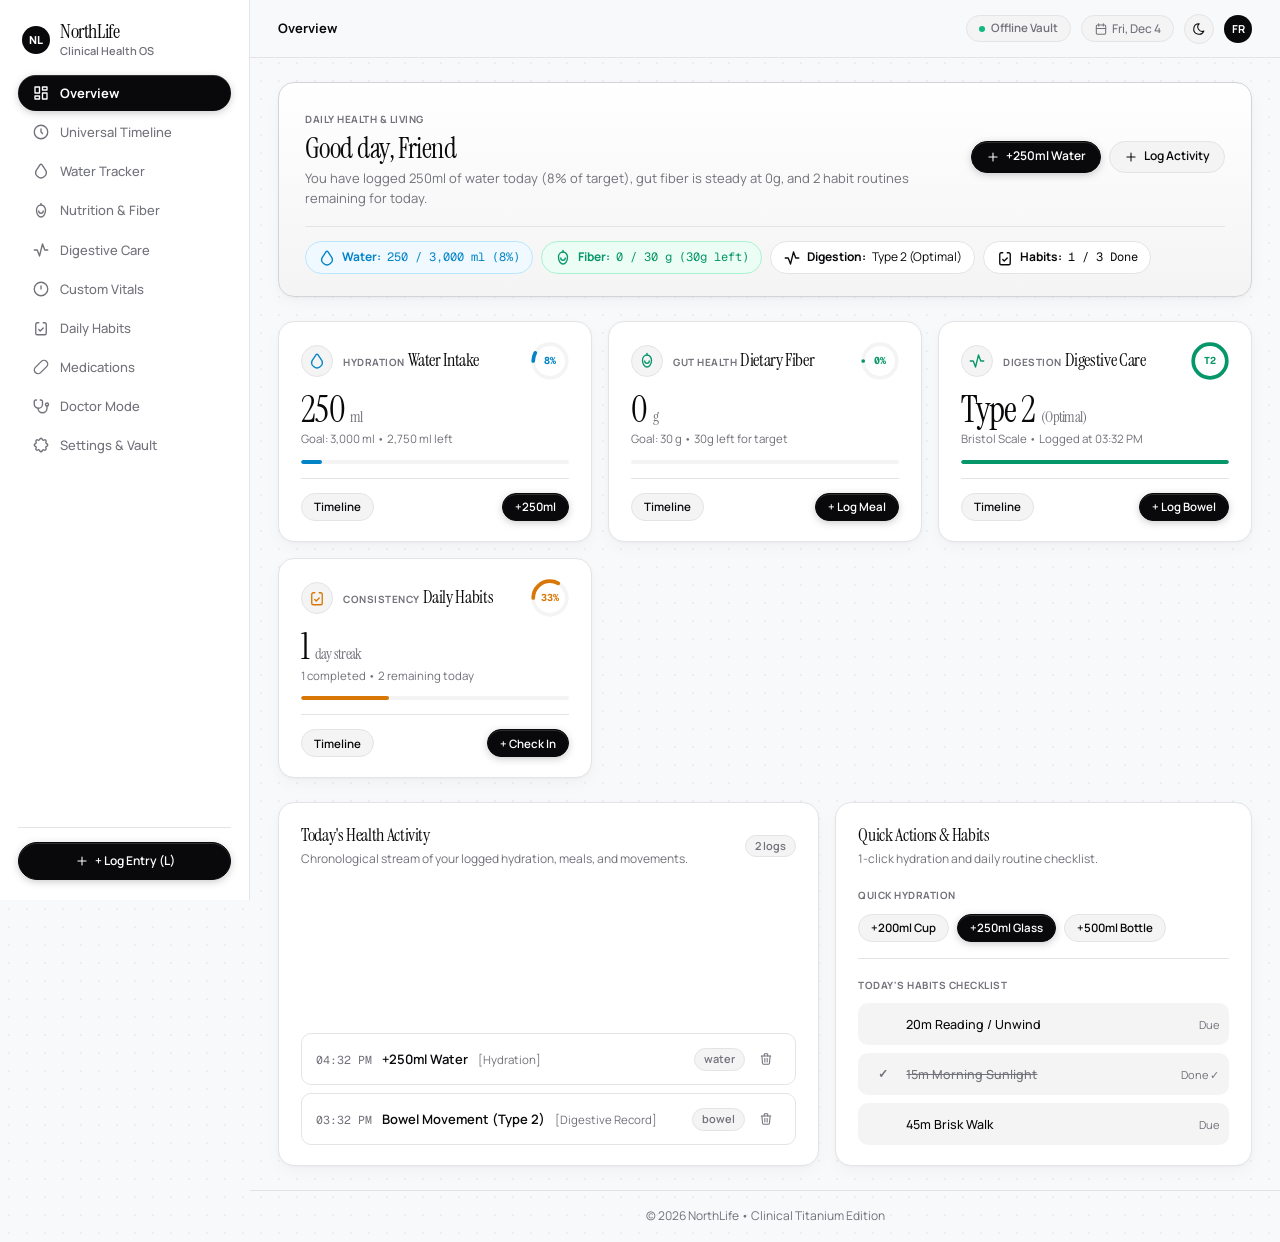
<file: index.html>
<!DOCTYPE html>
<html lang="en" data-theme="light">
<head>
  <meta charset="utf-8"/>
  <meta name="viewport" content="width=device-width, initial-scale=1.0"/>
  <meta name="description" content="NorthLife — Clinical Titanium Personal Health Operating System."/>
  <title>NorthLife — Clinical Health OS</title>

  <!-- Google Fonts: 3-Face Typographic System -->
  <link rel="preconnect" href="https://fonts.googleapis.com"/>
  <link rel="preconnect" href="https://fonts.gstatic.com" crossorigin/>
  <link href="https://fonts.googleapis.com/css2?family=Geist+Mono:wght@400;500;600;700&family=Instrument+Serif:ital@0;1&family=Manrope:wght@400;500;600;700;800&display=swap" rel="stylesheet"/>

  <!-- Base Shared CSS -->
  <link rel="stylesheet" href="assets/css/variables.css"/>
  <link rel="stylesheet" href="assets/css/reset.css"/>
  <link rel="stylesheet" href="assets/css/layout.css"/>
  <link rel="stylesheet" href="assets/css/components.css"/>
</head>
<body>
  <div class="app-container">
    <!-- Sidebar Navigation -->
    <aside class="app-sidebar" aria-label="Main Navigation">
      <div class="sidebar-top">
        <div class="brand-header">
          <div class="brand-identity">
            <div class="brand-logo-badge">NL</div>
            <div class="brand-title-group">
              <span class="brand-name heading-serif">NorthLife</span>
              <span class="brand-subtitle">Clinical Health OS</span>
            </div>
          </div>
        </div>

        <nav class="sidebar-nav">
          <a href="#overview" class="nav-link nav-link--active" data-route="overview">
            <svg class="tabler-icon" viewBox="0 0 24 24"><path d="M4 4h6v8h-6z"></path><path d="M4 16h6v4h-6z"></path><path d="M14 12h6v8h-6z"></path><path d="M14 4h6v4h-6z"></path></svg>
            <span>Overview</span>
          </a>
          <a href="#timeline" class="nav-link" data-route="timeline">
            <svg class="tabler-icon" viewBox="0 0 24 24"><path d="M12 8v4l2 2"></path><path d="M3 12a9 9 0 1 0 18 0a9 9 0 0 0 -18 0"></path></svg>
            <span>Universal Timeline</span>
          </a>
          <a href="#water" class="nav-link" data-route="water">
            <svg class="tabler-icon" viewBox="0 0 24 24"><path d="M7.502 19.423c2.602 2.105 6.394 2.105 8.996 0c2.602 -2.105 3.262 -5.708 1.566 -8.546l-4.89 -7.26c-.42 -.625 -1.287 -.803 -1.936 -.397a1.376 1.376 0 0 0 -.41 .397l-4.893 7.26c-1.695 2.838 -1.035 6.441 1.567 8.546z"></path></svg>
            <span>Water Tracker</span>
          </a>
          <a href="#diet" class="nav-link" data-route="diet">
            <svg class="tabler-icon" viewBox="0 0 24 24"><path d="M12 4c-3.2 0 -6 2.8 -6 7c0 5 3 9 6 9s6 -4 6 -9c0 -4.2 -2.8 -7 -6 -7z"></path><path d="M12 4v-2"></path><path d="M9 12a3 3 0 0 0 6 0"></path></svg>
            <span>Nutrition & Fiber</span>
          </a>
          <a href="#bowel" class="nav-link" data-route="bowel">
            <svg class="tabler-icon" viewBox="0 0 24 24"><path d="M3 12h4l3 8l4 -16l3 8h4"></path></svg>
            <span>Digestive Care</span>
          </a>
          <a href="#custom-metrics" class="nav-link" data-route="custom-metrics">
            <svg class="tabler-icon" viewBox="0 0 24 24"><circle cx="12" cy="12" r="9"></circle><path d="M12 8v4"></path></svg>
            <span>Custom Vitals</span>
          </a>
          <a href="#habits" class="nav-link" data-route="habits">
            <svg class="tabler-icon" viewBox="0 0 24 24"><path d="M9 5h-2a2 2 0 0 0 -2 2v12a2 2 0 0 0 2 2h10a2 2 0 0 0 2 -2v-12a2 2 0 0 0 -2 -2h-2"></path><path d="M9 14l2 2l4 -4"></path></svg>
            <span>Daily Habits</span>
          </a>
          <a href="#meds" class="nav-link" data-route="meds">
            <svg class="tabler-icon" viewBox="0 0 24 24"><path d="M4.5 12.5l8 -8a4.95 4.95 0 0 1 7 7l-8 8a4.95 4.95 0 0 1 -7 -7"></path></svg>
            <span>Medications</span>
          </a>
          <a href="#doctor-mode" class="nav-link" data-route="doctor-mode">
            <svg class="tabler-icon" viewBox="0 0 24 24"><path d="M6 4h-1a2 2 0 0 0 -2 2v3.5h0a5.5 5.5 0 0 0 11 0v-3.5a2 2 0 0 0 -2 -2h-1"></path><path d="M8 15a6 6 0 0 0 12 0v-3"></path><circle cx="20" cy="10" r="2"></circle></svg>
            <span>Doctor Mode</span>
          </a>
          <a href="#settings" class="nav-link" data-route="settings">
            <svg class="tabler-icon" viewBox="0 0 24 24"><path d="M10.325 4.317c.426 -1.756 2.924 -1.756 3.35 0a1.724 1.724 0 0 0 2.573 1.066c1.543 -.94 3.31 .826 2.37 2.37a1.724 1.724 0 0 0 1.065 2.572c1.756 .426 1.756 2.924 0 3.35a1.724 1.724 0 0 0 -1.066 2.573c.94 1.543 -.826 3.31 -2.37 2.37a1.724 1.724 0 0 0 -2.572 1.065c-.426 1.756 -2.924 1.756 -3.35 0a1.724 1.724 0 0 0 -2.573 -1.066c-1.543 .94 -3.31 -.826 -2.37 -2.37a1.724 1.724 0 0 0 -1.065 -2.572c-1.756 -.426 -1.756 -2.924 0 -3.35a1.724 1.724 0 0 0 1.066 -2.573c-.94 -1.543 .826 -3.31 2.37 -2.37c1 .608 2.296 .07 2.572 -1.065z"></path></svg>
            <span>Settings & Vault</span>
          </a>
        </nav>
      </div>

      <div class="sidebar-bottom">
        <button class="btn btn--primary" id="btn-quick-entry" style="width: 100%; height: 38px;">
          <svg class="tabler-icon tabler-icon--sm" viewBox="0 0 24 24"><path d="M12 5l0 14"></path><path d="M5 12l14 0"></path></svg>
          <span>+ Log Entry (L)</span>
        </button>
      </div>
    </aside>

    <!-- Main Viewport Area -->
    <div class="main-viewport">
      <!-- Header -->
      <header class="app-header">
        <div class="header-left">
          <div class="breadcrumbs">
            <span class="breadcrumbs-current" id="breadcrumb-title">Overview</span>
          </div>
        </div>

        <div class="header-right">
          <!-- Offline Vault Indicator -->
          <div class="pill-badge pill-badge--neutral hidden-mobile" id="header-sync-status" style="padding: 5px 12px; font-size: 11.5px; font-weight: 600; display: inline-flex; align-items: center; gap: 6px;">
            <span style="display: inline-block; width: 6px; height: 6px; border-radius: 50%; background-color: #10B981;"></span>
            <span>Offline Vault</span>
          </div>

          <!-- Today Date Pill -->
          <div class="pill-badge pill-badge--neutral" style="padding: 5px 12px; font-size: 12px; font-weight: 500;">
            <svg class="tabler-icon tabler-icon--sm" style="margin-right: 4px;" viewBox="0 0 24 24"><path d="M4 7a2 2 0 0 1 2 -2h12a2 2 0 0 1 2 2v12a2 2 0 0 1 -2 2h-12a2 2 0 0 1 -2 -2v-12z"></path><path d="M16 3v4"></path><path d="M8 3v4"></path><path d="M4 11h16"></path></svg>
            <span id="header-date-text">Today</span>
          </div>

          <!-- Theme Toggle -->
          <button id="theme-toggle-btn" class="btn btn--secondary btn--icon-only" title="Toggle Theme" aria-label="Toggle Theme">
            <svg class="tabler-icon tabler-icon--sm" viewBox="0 0 24 24"><path d="M12 3c.132 0 .263 0 .393 0a7.5 7.5 0 0 0 7.92 12.446a9 9 0 1 1 -8.313 -12.454z"></path></svg>
          </button>

          <!-- User Avatar -->
          <div class="header-profile-badge">
            <div id="header-user-avatar" style="width: 28px; height: 28px; border-radius: var(--radius-pill); background-color: var(--text-ink); color: var(--text-inverse); display: flex; align-items: center; justify-content: center; font-size: 11px; font-weight: 700;">
              NL
            </div>
          </div>
        </div>
      </header>

      <!-- Main Dynamic Content Container -->
      <main class="app-content" id="app-view"></main>

      <!-- Footer -->
      <footer class="app-footer">
        <span>© 2026 NorthLife • Clinical Titanium Edition</span>
      </footer>
    </div>
  </div>

  <!-- Mobile Bottom Nav -->
  <nav class="mobile-bottom-nav" aria-label="Mobile Navigation">
    <a href="#overview" class="nav-link nav-link--active" style="flex-direction: column; gap: 2px; font-size: 10px; padding: 6px;">
      <svg class="tabler-icon" viewBox="0 0 24 24"><path d="M4 4h6v8h-6z"></path><path d="M4 16h6v4h-6z"></path><path d="M14 12h6v8h-6z"></path><path d="M14 4h6v4h-6z"></path></svg>
      <span>Overview</span>
    </a>
    <a href="#water" class="nav-link" style="flex-direction: column; gap: 2px; font-size: 10px; padding: 6px;">
      <svg class="tabler-icon" viewBox="0 0 24 24"><path d="M7.502 19.423c2.602 2.105 6.394 2.105 8.996 0c2.602 -2.105 3.262 -5.708 1.566 -8.546l-4.89 -7.26c-.42 -.625 -1.287 -.803 -1.936 -.397a1.376 1.376 0 0 0 -.41 .397l-4.893 7.26c-1.695 2.838 -1.035 6.441 1.567 8.546z"></path></svg>
      <span>Water</span>
    </a>
    <a href="#diet" class="nav-link" style="flex-direction: column; gap: 2px; font-size: 10px; padding: 6px;">
      <svg class="tabler-icon" viewBox="0 0 24 24"><path d="M12 4c-3.2 0 -6 2.8 -6 7c0 5 3 9 6 9s6 -4 6 -9c0 -4.2 -2.8 -7 -6 -7z"></path></svg>
      <span>Food</span>
    </a>
    <a href="#bowel" class="nav-link" style="flex-direction: column; gap: 2px; font-size: 10px; padding: 6px;">
      <svg class="tabler-icon" viewBox="0 0 24 24"><path d="M3 12h4l3 8l4 -16l3 8h4"></path></svg>
      <span>Bowel</span>
    </a>
    <a href="#settings" class="nav-link" style="flex-direction: column; gap: 2px; font-size: 10px; padding: 6px;">
      <svg class="tabler-icon" viewBox="0 0 24 24"><path d="M10.325 4.317c.426 -1.756 2.924 -1.756 3.35 0a1.724 1.724 0 0 0 2.573 1.066c1.543 -.94 3.31 .826 2.37 2.37a1.724 1.724 0 0 0 1.065 2.572c1.756 .426 1.756 2.924 0 3.35a1.724 1.724 0 0 0 -1.066 2.573c.94 1.543 -.826 3.31 -2.37 2.37a1.724 1.724 0 0 0 -2.572 1.065c-.426 1.756 -2.924 1.756 -3.35 0a1.724 1.724 0 0 0 -2.573 -1.066c-1.543 .94 -3.31 -.826 -2.37 -2.37a1.724 1.724 0 0 0 -1.065 -2.572c-1.756 -.426 -1.756 -2.924 0 -3.35a1.724 1.724 0 0 0 1.066 -2.573c-.94 -1.543 .826 -3.31 2.37 -2.37c1 .608 2.296 .07 2.572 -1.065z"></path></svg>
      <span>Vault</span>
    </a>
  </nav>

  <!-- Global Modal Host -->
  <div id="modal-host" class="modal-overlay" aria-hidden="true">
    <div class="modal-dialog" id="modal-content"></div>
  </div>

  <!-- Toast Notification Stack -->
  <div id="toast-container" class="toast-stack" aria-live="polite"></div>

  <!-- Core App Controller -->
  <script src="assets/js/app.js"></script>
</body>
</html>
</file>
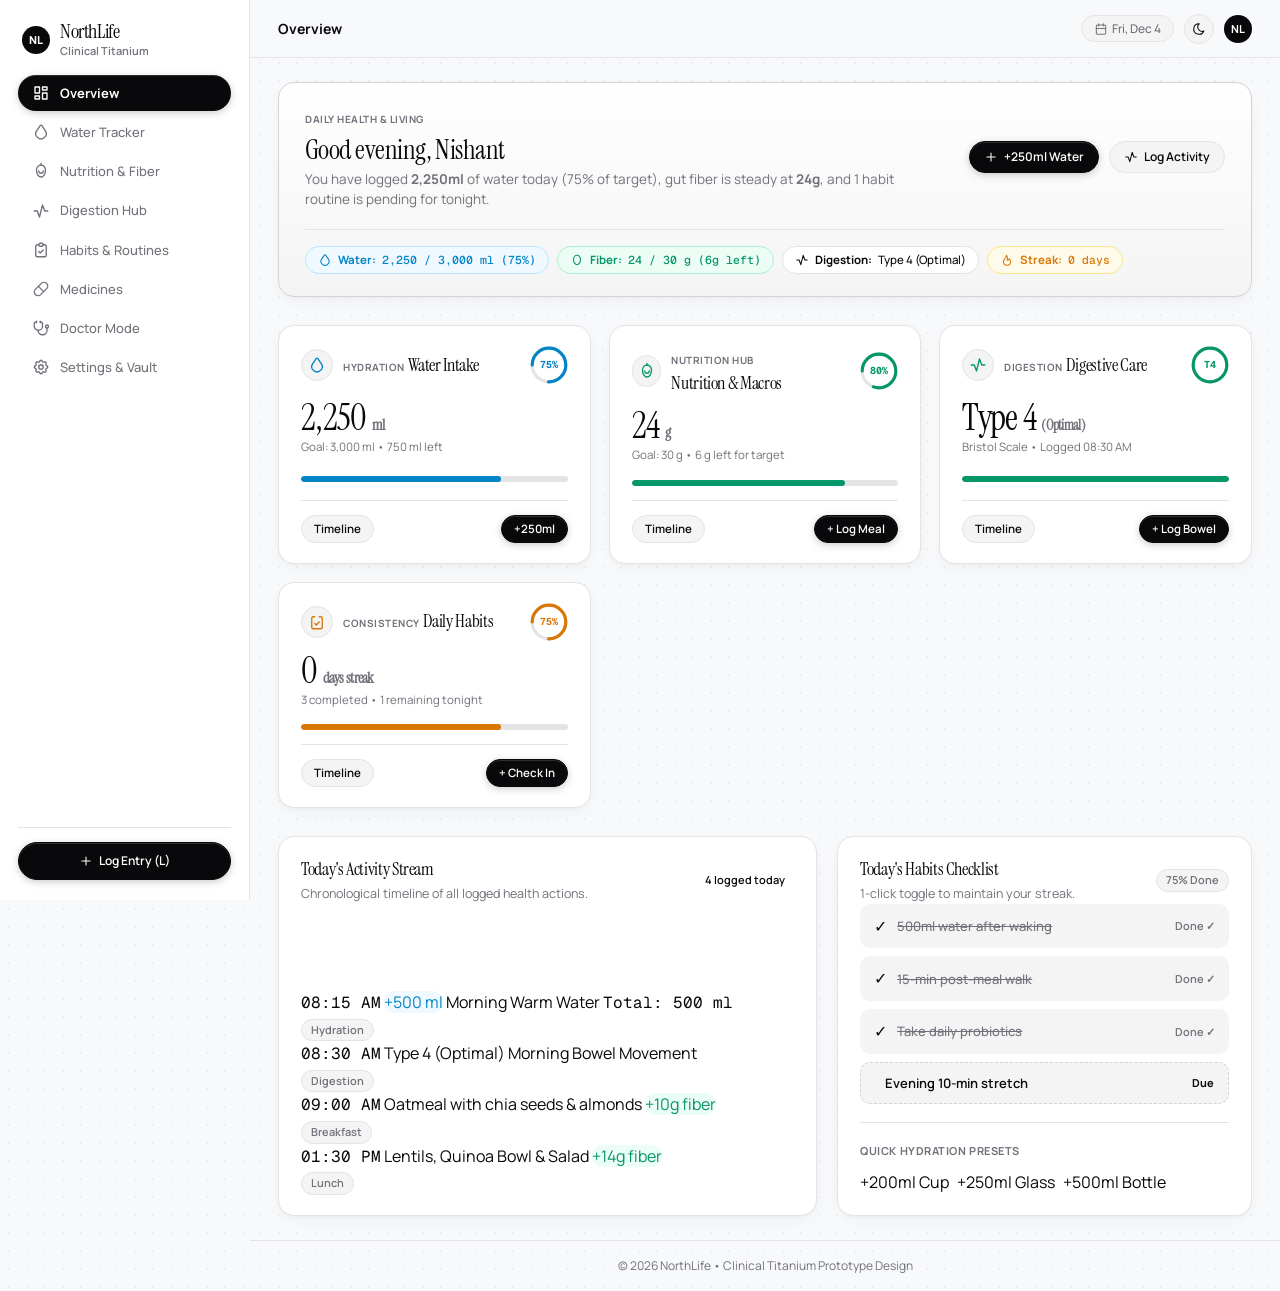
<file: dev_preview.html>
<!DOCTYPE html>
<html lang="en" data-theme="light">
<head>
  <meta charset="utf-8"/>
  <meta name="viewport" content="width=device-width, initial-scale=1.0"/>
  <title>NorthLife — Clinical Titanium</title>

  <!-- Google Fonts: 3-Face Typographic System -->
  <link rel="preconnect" href="https://fonts.googleapis.com"/>
  <link rel="preconnect" href="https://fonts.gstatic.com" crossorigin/>
  <link href="https://fonts.googleapis.com/css2?family=Geist+Mono:wght@400;500;600;700&family=Instrument+Serif:ital@0;1&family=Manrope:wght@400;500;600;700;800&display=swap" rel="stylesheet"/>

  <!-- Base Shared CSS -->
  <link rel="stylesheet" href="assets/css/variables.css"/>
  <link rel="stylesheet" href="assets/css/reset.css"/>
  <link rel="stylesheet" href="assets/css/layout.css"/>
  <link rel="stylesheet" href="assets/css/components.css"/>

  <style>
    /* =========================================================================
       CLINICAL TITANIUM THEME & DESIGN TOKENS (REVERTED & REFINED)
       ========================================================================= */
    :root {
      --font-heading: 'Instrument Serif', Georgia, serif;
      --font-body: 'Manrope', -apple-system, BlinkMacSystemFont, sans-serif;
      --font-mono: 'Geist Mono', ui-monospace, monospace;
      
      --radius-pill: 9999px;
      --radius-card: 16px;
      --radius-sm: 10px;

      /* Crisp Clinical Titanium Light Mode Palette */
      --bg-app: #F8F9FA;
      --bg-surface: #FFFFFF;
      --bg-surface-subtle: #F4F4F5;
      --bg-surface-elevated: #E4E4E7;
      
      --border-subtle: #E4E4E7;
      --border-dark: #D4D4D8;
      
      --text-ink: #09090B;
      --text-muted: #71717A;
      --text-subtle: #A1A1AA;
      --text-inverse: #FFFFFF;

      /* Refined 4.5% Charcoal Dot Grid (18px Spacing) */
      --bg-dot-grid: radial-gradient(rgba(9, 9, 11, 0.045) 1.2px, transparent 1.2px);
      --bg-dot-size: 18px 18px;

      /* Crisp Layered Card Elevation */
      --shadow-card: 0 1px 3px rgba(0, 0, 0, 0.03), 0 6px 18px -2px rgba(0, 0, 0, 0.04), inset 0 1px 0 rgba(255, 255, 255, 0.95);
      --shadow-card-hover: 0 4px 12px rgba(0, 0, 0, 0.05), 0 12px 28px -4px rgba(0, 0, 0, 0.06), inset 0 1px 0 rgba(255, 255, 255, 1);
      --shadow-btn-primary: 0 2px 8px -1px rgba(9, 9, 11, 0.25), inset 0 1px 0 rgba(255, 255, 255, 0.15);

      /* Clinical Accent Tones (Including User-Approved Amber Streak) */
      --accent-hydro: #0284C7;
      --accent-hydro-bg: #F0F9FF;
      --accent-hydro-border: #BAE6FD;

      --accent-gut: #059669;
      --accent-gut-bg: #ECFDF5;
      --accent-gut-border: #A7F3D0;

      --accent-streak: #D97706;
      --accent-streak-bg: #FFFBEB;
      --accent-streak-border: #FDE68A;
    }

    [data-theme="dark"] {
      --bg-app: #09090B;
      --bg-surface: #121215;
      --bg-surface-subtle: #18181C;
      --bg-surface-elevated: #27272A;
      
      --border-subtle: #27272A;
      --border-dark: #3F3F46;
      
      --text-ink: #FAFAFA;
      --text-muted: #A1A1AA;
      --text-subtle: #71717A;
      --text-inverse: #09090B;

      --bg-dot-grid: radial-gradient(rgba(250, 250, 250, 0.045) 1.2px, transparent 1.2px);

      --shadow-card: 0 2px 8px rgba(0, 0, 0, 0.3), inset 0 1px 0 rgba(255, 255, 255, 0.04);
      --shadow-card-hover: 0 8px 24px rgba(0, 0, 0, 0.4), inset 0 1px 0 rgba(255, 255, 255, 0.08);
      --shadow-btn-primary: 0 2px 8px rgba(0, 0, 0, 0.4);

      --accent-hydro-bg: rgba(2, 132, 199, 0.14);
      --accent-hydro-border: rgba(2, 132, 199, 0.3);

      --accent-gut-bg: rgba(5, 150, 105, 0.14);
      --accent-gut-border: rgba(5, 150, 105, 0.3);

      --accent-streak-bg: rgba(217, 119, 6, 0.14);
      --accent-streak-border: rgba(217, 119, 6, 0.3);
    }

    body {
      font-family: var(--font-body) !important;
      background-color: var(--bg-app) !important;
      background-image: var(--bg-dot-grid) !important;
      background-size: var(--bg-dot-size) !important;
      color: var(--text-ink) !important;
      line-height: 1.55;
    }

    *, *::before, *::after, input, select, textarea {
      font-family: var(--font-body);
    }

    code, kbd, samp, pre, .font-mono, .timeline-time, .timeline-running-total, .stat-mono {
      font-family: var(--font-mono) !important;
      font-feature-settings: "tnum" !important;
    }

    /* Headings & Display Numerals in Instrument Serif */
    .heading-serif,
    .concept-title,
    .card-heading-serif,
    .metric-hero-numeral {
      font-family: var(--font-heading) !important;
      font-weight: 400;
      letter-spacing: -0.02em;
    }

    .concept-title {
      font-size: 27px;
      line-height: 1.15;
      color: var(--text-ink);
    }

    .card-heading-serif {
      font-size: 18px;
      line-height: 1.2;
      color: var(--text-ink);
      white-space: nowrap;
    }

    .metric-hero-numeral {
      font-size: 36px;
      line-height: 1;
      color: var(--text-ink);
    }

    /* =========================================================================
       SIDEBAR REFINED (Grounded, Balanced, Settings & Vault)
       ========================================================================= */
    .app-sidebar {
      width: 250px;
      padding: 20px 18px;
      display: flex;
      flex-direction: column;
      justify-content: space-between;
      border-right: 1px solid var(--border-subtle);
      background-color: var(--bg-surface);
      position: fixed;
      top: 0;
      bottom: 0;
      left: 0;
      z-index: 100;
    }

    .sidebar-top {
      display: flex;
      flex-direction: column;
      gap: 16px;
    }

    .sidebar-nav {
      display: flex;
      flex-direction: column;
      gap: 3px;
    }

    .nav-link {
      display: flex;
      align-items: center;
      gap: 10px;
      padding: 8px 14px;
      border-radius: var(--radius-pill);
      color: var(--text-muted);
      font-size: 13px;
      font-weight: 500;
      transition: background-color 0.12s ease, color 0.12s ease;
    }

    .nav-link:hover {
      color: var(--text-ink);
      background-color: var(--bg-surface-subtle);
    }

    .nav-link--active {
      background-color: var(--text-ink) !important;
      color: var(--text-inverse) !important;
      font-weight: 700 !important;
      box-shadow: var(--shadow-btn-primary);
    }

    .nav-link--active .tabler-icon {
      stroke: var(--text-inverse);
    }

    .sidebar-bottom {
      display: flex;
      flex-direction: column;
      gap: 12px;
      padding-top: 14px;
      border-top: 1px solid var(--border-subtle);
    }

    .vault-indicator {
      display: flex;
      align-items: center;
      justify-content: space-between;
      padding: 6px 12px;
      border-radius: var(--radius-pill);
      background-color: var(--bg-surface-subtle);
      font-size: 11px;
      font-weight: 500;
      color: var(--text-muted);
      border: 1px solid var(--border-subtle);
    }

    .pulse-dot-green {
      width: 6px;
      height: 6px;
      border-radius: 50%;
      background-color: #10B981;
      display: inline-block;
      margin-right: 4px;
      box-shadow: 0 0 0 2px rgba(16, 185, 129, 0.2);
    }

    /* =========================================================================
       ROUNDED PILL BUTTON SYSTEM (Symmetrical & Robust)
       ========================================================================= */
    .btn, .btn--pill {
      border-radius: var(--radius-pill) !important;
      font-family: var(--font-body) !important;
      font-size: 12px;
      font-weight: 600;
      height: 32px;
      padding: 0 14px;
      display: inline-flex;
      align-items: center;
      justify-content: center;
      gap: 6px;
      cursor: pointer;
      border: 1px solid transparent;
      outline: none;
      transition: transform 0.12s ease, background-color 0.12s ease, border-color 0.12s ease;
      user-select: none;
      white-space: nowrap;
    }

    .btn:hover {
      transform: translateY(-1px);
    }

    .btn:active {
      transform: scale(0.97) !important;
    }

    .btn--primary {
      background-color: var(--text-ink) !important;
      color: var(--text-inverse) !important;
      border-color: var(--text-ink) !important;
      box-shadow: var(--shadow-btn-primary);
    }

    .btn--primary:hover {
      background-color: #27272A !important;
      border-color: #27272A !important;
    }

    [data-theme="dark"] .btn--primary:hover {
      background-color: #E4E4E7 !important;
      border-color: #E4E4E7 !important;
    }

    .btn--secondary {
      background-color: var(--bg-surface-subtle) !important;
      color: var(--text-ink) !important;
      border-color: var(--border-subtle) !important;
    }

    .btn--secondary:hover {
      background-color: var(--bg-surface-elevated) !important;
      border-color: var(--border-dark) !important;
    }

    .btn--ghost {
      background-color: transparent !important;
      color: var(--text-muted) !important;
      border-color: transparent !important;
      padding: 0 10px;
    }

    .btn--ghost:hover {
      background-color: var(--bg-surface-subtle) !important;
      color: var(--text-ink) !important;
    }

    .btn--sm {
      height: 28px !important;
      padding: 0 12px !important;
      font-size: 11.5px !important;
    }

    .btn--icon-only {
      width: 30px !important;
      height: 30px !important;
      min-width: 30px !important;
      padding: 0 !important;
      border-radius: var(--radius-pill) !important;
      background-color: var(--bg-surface-subtle);
      border: 1px solid var(--border-subtle);
      color: var(--text-ink);
    }

    /* =========================================================================
       CARDS & METRIC GRID (1:1 Symmetry Across All 4 Cards)
       ========================================================================= */
    .concept-hero-card {
      background: linear-gradient(180deg, var(--bg-surface) 0%, var(--bg-surface-subtle) 100%);
      border: 1px solid var(--border-dark);
      border-radius: var(--radius-card);
      padding: 22px 26px;
      box-shadow: var(--shadow-card);
      position: relative;
    }

    .concept-card {
      background-color: var(--bg-surface);
      border: 1px solid var(--border-subtle);
      border-radius: var(--radius-card);
      padding: 20px 22px;
      display: flex;
      flex-direction: column;
      justify-content: space-between;
      min-height: 214px;
      box-shadow: var(--shadow-card);
      transition: border-color 0.15s ease, box-shadow 0.15s ease, transform 0.15s ease;
    }

    .concept-card:hover {
      border-color: var(--border-dark);
      box-shadow: var(--shadow-card-hover);
      transform: translateY(-2px);
    }

    .card-header-nl {
      display: flex;
      align-items: center;
      justify-content: space-between;
      gap: 8px;
    }

    .card-title-group {
      display: flex;
      align-items: center;
      gap: 10px;
      min-width: 0;
    }

    .stat-ring-box {
      width: 38px;
      height: 38px;
      position: relative;
      display: flex;
      align-items: center;
      justify-content: center;
      flex-shrink: 0;
    }

    .stat-ring-svg {
      transform: rotate(-90deg);
      width: 38px;
      height: 38px;
    }

    .stat-ring-bg {
      fill: none;
      stroke: var(--border-subtle);
      stroke-width: 3;
    }

    .stat-ring-fill {
      fill: none;
      stroke: var(--text-ink);
      stroke-width: 3;
      stroke-linecap: round;
      transition: stroke-dashoffset 0.6s cubic-bezier(0.16, 1, 0.3, 1);
    }

    .stat-ring-fill--hydro { stroke: var(--accent-hydro) !important; }
    .stat-ring-fill--gut { stroke: var(--accent-gut) !important; }
    .stat-ring-fill--bowel { stroke: var(--accent-gut) !important; }
    .stat-ring-fill--streak { stroke: var(--accent-streak) !important; }

    .progress-track-slim {
      width: 100%;
      height: 6px;
      border-radius: var(--radius-pill);
      background-color: var(--bg-surface-elevated);
      overflow: hidden;
      margin-top: 10px;
    }

    .progress-fill-slim {
      height: 100%;
      border-radius: var(--radius-pill);
      background-color: var(--text-ink);
      transition: width 0.6s cubic-bezier(0.16, 1, 0.3, 1);
    }

    .progress-fill-slim--hydro { background-color: var(--accent-hydro) !important; }
    .progress-fill-slim--gut { background-color: var(--accent-gut) !important; }
    .progress-fill-slim--bowel { background-color: var(--accent-gut) !important; }
    .progress-fill-slim--streak { background-color: var(--accent-streak) !important; }

    .status-strip-chip {
      display: inline-flex;
      align-items: center;
      gap: 6px;
      padding: 4px 12px;
      border-radius: var(--radius-pill);
      background-color: var(--bg-surface);
      border: 1px solid var(--border-subtle);
      font-size: 11.5px;
      font-weight: 500;
      color: var(--text-ink);
    }

    .status-strip-chip--hydro {
      border-color: var(--accent-hydro-border);
      background-color: var(--accent-hydro-bg);
      color: var(--accent-hydro);
    }

    .status-strip-chip--gut {
      border-color: var(--accent-gut-border);
      background-color: var(--accent-gut-bg);
      color: var(--accent-gut);
    }

    .status-strip-chip--streak {
      border-color: var(--accent-streak-border);
      background-color: var(--accent-streak-bg);
      color: var(--accent-streak);
    }

    /* =========================================================================
       CLEAN DECLUTTERED LOWER ACTIVITY & HABITS SECTION
       ========================================================================= */
    .decluttered-stream-row {
      display: flex;
      align-items: center;
      justify-content: space-between;
      padding: 10px 14px;
      border-radius: var(--radius-sm);
      background-color: var(--bg-surface-subtle);
      border: 1px solid transparent;
      transition: border-color 0.12s ease, background-color 0.12s ease, transform 0.12s ease;
    }

    .decluttered-stream-row:hover {
      border-color: var(--border-dark);
      background-color: var(--bg-surface);
      transform: translateX(2px);
    }

    .stream-time {
      font-family: var(--font-mono);
      font-size: 11.5px;
      font-weight: 600;
      color: var(--text-muted);
      min-width: 62px;
    }

    .stream-title {
      font-size: 13px;
      font-weight: 600;
      color: var(--text-ink);
    }

    .stream-pill-val {
      font-family: var(--font-mono);
      font-size: 11.5px;
      font-weight: 700;
      padding: 2px 8px;
      border-radius: var(--radius-pill);
      border: 1px solid var(--border-subtle);
      background-color: var(--bg-surface);
    }

    /* =========================================================================
       RICH TOAST NOTIFICATION SYSTEM
       ========================================================================= */
    .toast-stack {
      position: fixed;
      bottom: 24px;
      right: 24px;
      z-index: 10000;
      display: flex;
      flex-direction: column;
      gap: 10px;
      pointer-events: none;
      max-width: 360px;
      width: calc(100% - 48px);
    }

    .rich-toast {
      pointer-events: auto;
      background-color: var(--bg-surface);
      border: 1px solid var(--border-dark);
      border-radius: 12px;
      box-shadow: 0 10px 28px -4px rgba(0, 0, 0, 0.1);
      padding: 12px 14px;
      display: flex;
      flex-direction: column;
      gap: 6px;
      position: relative;
      overflow: hidden;
      transform: translateY(16px) scale(0.96);
      opacity: 0;
      transition: transform 0.25s cubic-bezier(0.16, 1, 0.3, 1), opacity 0.25s ease;
    }

    .rich-toast--visible {
      transform: translateY(0) scale(1);
      opacity: 1;
    }

    .rich-toast--exit {
      transform: translateY(8px) scale(0.95);
      opacity: 0;
    }

    .toast-content-row {
      display: flex;
      align-items: flex-start;
      gap: 10px;
    }

    .toast-icon-slot {
      width: 22px;
      height: 22px;
      border-radius: var(--radius-pill);
      background-color: var(--bg-surface-subtle);
      color: var(--text-ink);
      display: flex;
      align-items: center;
      justify-content: center;
      flex-shrink: 0;
      margin-top: 1px;
    }

    .toast-text-group {
      flex: 1;
      display: flex;
      flex-direction: column;
      gap: 1px;
      min-width: 0;
    }

    .toast-title {
      font-size: 13px;
      font-weight: 700;
      color: var(--text-ink);
    }

    .toast-desc {
      font-size: 12px;
      font-weight: 400;
      color: var(--text-muted);
    }

    .toast-close-btn {
      background: none;
      border: none;
      color: var(--text-muted);
      cursor: pointer;
      padding: 2px 4px;
      font-size: 12px;
    }

    .toast-progress-bar {
      position: absolute;
      bottom: 0;
      left: 0;
      height: 2.5px;
      background-color: var(--text-ink);
      width: 100%;
      transform-origin: left;
      animation: toast-timer linear forwards;
    }

    @keyframes toast-timer {
      from { transform: scaleX(1); }
      to { transform: scaleX(0); }
    }
  </style>
</head>
<body>
  <div class="app-container">
    <!-- Sidebar Navigation -->
    <aside class="app-sidebar" aria-label="Main Navigation">
      <div class="sidebar-top">
        <div class="brand-header">
          <div class="brand-identity">
            <div class="brand-logo-badge" style="border-radius: var(--radius-pill); background-color: var(--text-ink); color: var(--text-inverse);">NL</div>
            <div class="brand-title-group">
              <span class="brand-name heading-serif" style="font-size: 20px;">NorthLife</span>
              <span class="brand-subtitle" style="font-size: 11px; font-weight: 600; color: var(--text-muted);">Clinical Titanium</span>
            </div>
          </div>
        </div>

        <nav class="sidebar-nav">
          <a href="#overview" class="nav-link nav-link--active" style="border-radius: var(--radius-pill);">
            <svg class="tabler-icon" viewBox="0 0 24 24"><path d="M4 4h6v8h-6z"></path><path d="M4 16h6v4h-6z"></path><path d="M14 12h6v8h-6z"></path><path d="M14 4h6v4h-6z"></path></svg>
            <span>Overview</span>
          </a>
          <a href="#water" class="nav-link" style="border-radius: var(--radius-pill);">
            <svg class="tabler-icon" viewBox="0 0 24 24"><path d="M7.502 19.423c2.602 2.105 6.394 2.105 8.996 0c2.602 -2.105 3.262 -5.708 1.566 -8.546l-4.89 -7.26c-.42 -.625 -1.287 -.803 -1.936 -.397a1.376 1.376 0 0 0 -.41 .397l-4.893 7.26c-1.695 2.838 -1.035 6.441 1.567 8.546z"></path></svg>
            <span>Water Tracker</span>
          </a>
          <a href="#diet" class="nav-link" style="border-radius: var(--radius-pill);">
            <svg class="tabler-icon" viewBox="0 0 24 24"><path d="M12 4c-3.2 0 -6 2.8 -6 7c0 5 3 9 6 9s6 -4 6 -9c0 -4.2 -2.8 -7 -6 -7z"></path><path d="M12 4v-2"></path><path d="M9 12a3 3 0 0 0 6 0"></path></svg>
            <span>Nutrition & Fiber</span>
          </a>
          <a href="#bowel" class="nav-link" style="border-radius: var(--radius-pill);">
            <svg class="tabler-icon" viewBox="0 0 24 24"><path d="M3 12h4l3 8l4 -16l3 8h4"></path></svg>
            <span>Digestion Hub</span>
          </a>
          <a href="#habits" class="nav-link" style="border-radius: var(--radius-pill);">
            <svg class="tabler-icon" viewBox="0 0 24 24"><path d="M9 5h-2a2 2 0 0 0 -2 2v12a2 2 0 0 0 2 2h10a2 2 0 0 0 2 -2v-12a2 2 0 0 0 -2 -2h-2"></path><path d="M9 3m0 2a2 2 0 0 1 2 -2h2a2 2 0 0 1 2 2v0a2 2 0 0 1 -2 2h-2a2 2 0 0 1 -2 -2z"></path><path d="M9 14l2 2l4 -4"></path></svg>
            <span>Habits & Routines</span>
          </a>
          <a href="#meds" class="nav-link" style="border-radius: var(--radius-pill);">
            <svg class="tabler-icon" viewBox="0 0 24 24"><path d="M4.5 12.5l8 -8a4.95 4.95 0 0 1 7 7l-8 8a4.95 4.95 0 0 1 -7 -7"></path><path d="M8.5 8.5l7 7"></path></svg>
            <span>Medicines</span>
          </a>
          <a href="#doctor-mode" class="nav-link" style="border-radius: var(--radius-pill);">
            <svg class="tabler-icon" viewBox="0 0 24 24"><path d="M6 4h-1a2 2 0 0 0 -2 2v3.5h0a5.5 5.5 0 0 0 11 0v-3.5a2 2 0 0 0 -2 -2h-1"></path><path d="M8 15a6 6 0 0 0 12 0v-3"></path><path d="M11 3v2"></path><path d="M6 3v2"></path><circle cx="20" cy="10" r="2"></circle></svg>
            <span>Doctor Mode</span>
          </a>
                  <!-- Settings Link -->
          <a href="#settings" class="nav-link">
            <svg class="tabler-icon" viewBox="0 0 24 24"><path d="M10.325 4.317c.426 -1.756 2.924 -1.756 3.35 0a1.724 1.724 0 0 0 2.573 1.066c1.543 -.94 3.31 .826 2.37 2.37a1.724 1.724 0 0 0 1.065 2.572c1.756 .426 1.756 2.924 0 3.35a1.724 1.724 0 0 0 -1.066 2.573c.94 1.543 -.826 3.31 -2.37 2.37a1.724 1.724 0 0 0 -2.572 1.065c-.426 1.756 -2.924 1.756 -3.35 0a1.724 1.724 0 0 0 -2.573 -1.066c-1.543 .94 -3.31 -.826 -2.37 -2.37a1.724 1.724 0 0 0 -1.065 -2.572c-1.756 -.426 -1.756 -2.924 0 -3.35a1.724 1.724 0 0 0 1.066 -2.573c-.94 -1.543 .826 -3.31 2.37 -2.37c1 .608 2.296 .07 2.572 -1.065z"></path><path d="M9 12a3 3 0 1 0 6 0a3 3 0 0 0 -6 0"></path></svg>
            <span>Settings & Vault</span>
          </a>
        </nav>
      </div>

      <div class="sidebar-bottom">
        <button class="btn btn--primary" style="width: 100%; height: 38px;" onclick="DevApp.triggerQuickLog()">
          <svg class="tabler-icon tabler-icon--sm" viewBox="0 0 24 24"><path d="M12 5l0 14"></path><path d="M5 12l14 0"></path></svg>
          <span>Log Entry (L)</span>
        </button>
      </div>
    </aside>

    <!-- Main Viewport Area -->
    <div class="main-viewport">
      <!-- Header -->
      <header class="app-header">
        <div class="header-left">
          <div class="breadcrumbs">
            <span class="breadcrumbs-current" style="font-weight: 700; font-size: 14px;">Overview</span>
          </div>
        </div>

        <div class="header-right">
          <div class="pill-badge pill-badge--neutral" style="padding: 5px 12px; border-radius: var(--radius-pill); font-size: 12px; font-weight: 500;">
            <svg class="tabler-icon tabler-icon--sm" style="margin-right: 4px;" viewBox="0 0 24 24"><path d="M4 7a2 2 0 0 1 2 -2h12a2 2 0 0 1 2 2v12a2 2 0 0 1 -2 2h-12a2 2 0 0 1 -2 -2v-12z"></path><path d="M16 3v4"></path><path d="M8 3v4"></path><path d="M4 11h16"></path></svg>
            <span id="dev-header-date">Today</span>
          </div>

          <!-- Theme Toggle -->
          <button id="dev-theme-toggle" class="btn btn--secondary btn--icon-only" title="Toggle Theme" aria-label="Toggle Theme">
            <svg class="tabler-icon tabler-icon--sm" viewBox="0 0 24 24"><path d="M12 3c.132 0 .263 0 .393 0a7.5 7.5 0 0 0 7.92 12.446a9 9 0 1 1 -8.313 -12.454z"></path></svg>
          </button>

          <div class="header-profile-badge">
            <div style="width: 28px; height: 28px; border-radius: var(--radius-pill); background-color: var(--text-ink); color: var(--text-inverse); display: flex; align-items: center; justify-content: center; font-size: 11px; font-weight: 700;">
              NL
            </div>
          </div>
        </div>
      </header>

      <!-- Main Content Container with Generous Spacing -->
      <main class="app-content">
        <div style="display: flex; flex-direction: column; gap: 28px; max-width: 1200px; margin: 0 auto; width: 100%;">
          
          <!-- Clinical Titanium Hero Banner -->
          <div class="concept-hero-card">
            <div style="display: flex; align-items: center; justify-content: space-between; flex-wrap: wrap; gap: 18px;">
              <div>
                <span class="card-tag">Daily Health & Living</span>
                <h1 class="concept-title" id="dev-greeting-title" style="margin-top: 4px;">
                  Good afternoon, Nishant
                </h1>
                <p style="font-size: 13.5px; color: var(--text-muted); margin-top: 4px; max-width: 600px; line-height: 1.5;">
                  You have logged <strong>2,250ml</strong> of water today (75% of target), gut fiber is steady at <strong>24g</strong>, and 1 habit routine is pending for tonight.
                </p>
              </div>

              <!-- Top Primary & Secondary Pill Action Buttons -->
              <div style="display: flex; gap: 10px; align-items: center;">
                <button class="btn btn--primary" onclick="DevApp.quickAddWater(250)">
                  <svg class="tabler-icon tabler-icon--sm" viewBox="0 0 24 24"><path d="M12 5l0 14"></path><path d="M5 12l14 0"></path></svg>
                  <span>+250ml Water</span>
                </button>
                <button class="btn btn--secondary" onclick="DevApp.triggerQuickLog()">
                  <svg class="tabler-icon tabler-icon--sm" viewBox="0 0 24 24"><path d="M3 12h4l3 8l4 -16l3 8h4"></path></svg>
                  <span>Log Activity</span>
                </button>
              </div>
            </div>

            <!-- Holistic Status Chips with Inline SVG Flame & Pill Radii -->
            <div class="status-strip-container" style="margin-top: 20px; padding-top: 16px;">
              <span class="status-strip-chip status-strip-chip--hydro">
                <svg class="tabler-icon tabler-icon--sm" viewBox="0 0 24 24"><path d="M7.502 19.423c2.602 2.105 6.394 2.105 8.996 0c2.602 -2.105 3.262 -5.708 1.566 -8.546l-4.89 -7.26c-.42 -.625 -1.287 -.803 -1.936 -.397a1.376 1.376 0 0 0 -.41 .397l-4.893 7.26c-1.695 2.838 -1.035 6.441 1.567 8.546z"></path></svg>
                <strong>Water:</strong> <span class="stat-mono">2,250 / 3,000 ml (75%)</span>
              </span>
              <span class="status-strip-chip status-strip-chip--gut">
                <svg class="tabler-icon tabler-icon--sm" viewBox="0 0 24 24"><path d="M12 4c-3.2 0 -6 2.8 -6 7c0 5 3 9 6 9s6 -4 6 -9c0 -4.2 -2.8 -7 -6 -7z"></path></svg>
                <strong>Fiber:</strong> <span class="stat-mono">24 / 30 g (6g left)</span>
              </span>
              <span class="status-strip-chip">
                <svg class="tabler-icon tabler-icon--sm" viewBox="0 0 24 24"><path d="M3 12h4l3 8l4 -16l3 8h4"></path></svg>
                <strong>Digestion:</strong> Type 4 (Optimal)
              </span>
              <span class="status-strip-chip status-strip-chip--streak">
                <svg class="tabler-icon tabler-icon--sm" viewBox="0 0 24 24"><path d="M12 12c2 -2.96 0 -7 -1 -8c0 3.038 -1.773 4.741 -3 6c-1.226 1.26 -2 3.24 -2 5a6 6 0 1 0 12 0c0 -1.532 -1.056 -3.94 -2 -5c-1.786 3 -2.791 3 -4 2z"></path></svg>
                <strong>Streak:</strong> <span class="stat-mono" id="dev-streak-chip">0 days</span>
              </span>
            </div>
          </div>

          <!-- 4 Interactive Core Metrics Grid -->
          <div style="display: grid; grid-template-columns: repeat(auto-fit, minmax(240px, 1fr)); gap: 18px;">
            
            <!-- 1. Water Metric Card -->
            <div class="concept-card">
              <div class="card-header-nl">
                <div class="card-title-group">
                  <div class="card-icon-badge" style="border-radius: var(--radius-pill); color: var(--accent-hydro);">
                    <svg class="tabler-icon" viewBox="0 0 24 24"><path d="M7.502 19.423c2.602 2.105 6.394 2.105 8.996 0c2.602 -2.105 3.262 -5.708 1.566 -8.546l-4.89 -7.26c-.42 -.625 -1.287 -.803 -1.936 -.397a1.376 1.376 0 0 0 -.41 .397l-4.893 7.26c-1.695 2.838 -1.035 6.441 1.567 8.546z"></path></svg>
                  </div>
                  <div>
                    <span class="card-tag">Hydration</span>
                    <span class="card-heading-serif">Water Intake</span>
                  </div>
                </div>
                
                <div class="stat-ring-box">
                  <svg class="stat-ring-svg" viewBox="0 0 36 36">
                    <path class="stat-ring-bg" d="M18 2.0845 a 15.9155 15.9155 0 0 1 0 31.831 a 15.9155 15.9155 0 0 1 0 -31.831"></path>
                    <path class="stat-ring-fill stat-ring-fill--hydro" id="water-ring-fill" stroke-dasharray="75, 100" d="M18 2.0845 a 15.9155 15.9155 0 0 1 0 31.831 a 15.9155 15.9155 0 0 1 0 -31.831"></path>
                  </svg>
                  <span class="stat-mono" id="water-ring-text" style="position: absolute; font-size: 10px; font-weight: 700; color: var(--accent-hydro);">75%</span>
                </div>
              </div>

              <div class="metric-hero" style="margin: 12px 0 6px 0;">
                <div class="metric-hero-numeral" id="water-hero-val">2,250 <span style="font-family: var(--font-body); font-size: 15px; font-weight: 600; color: var(--text-muted);">ml</span></div>
                <div class="metric-hero-subtext" id="water-hero-sub">Goal: 3,000 ml • 750 ml left</div>
              </div>

              <div class="progress-track-slim">
                <div class="progress-fill-slim progress-fill-slim--hydro" id="water-progress-bar" style="width: 75%;"></div>
              </div>

              <div class="card-footer-nl" style="display: flex; justify-content: space-between; align-items: center; margin-top: 14px; padding-top: 14px;">
                <button class="btn btn--secondary btn--sm" onclick="DevApp.notify({ type: 'info', title: 'Hydration Timeline', message: 'Showing 5 logged entries for today.' })">Timeline</button>
                <button class="btn btn--primary btn--sm" onclick="DevApp.quickAddWater(250)">+250ml</button>
              </div>
            </div>

            <!-- 2. Fiber Metric Card -->
            <div class="concept-card">
              <div class="card-header-nl">
                <div class="card-title-group">
                  <div class="card-icon-badge" style="border-radius: var(--radius-pill); color: var(--accent-gut);">
                    <svg class="tabler-icon" viewBox="0 0 24 24"><path d="M12 4c-3.2 0 -6 2.8 -6 7c0 5 3 9 6 9s6 -4 6 -9c0 -4.2 -2.8 -7 -6 -7z"></path><path d="M12 4v-2"></path><path d="M9 12a3 3 0 0 0 6 0"></path></svg>
                  </div>
                  <div>
                    <span class="card-tag">Nutrition Hub</span>
                    <span class="card-heading-serif">Nutrition & Macros</span>
                  </div>
                </div>
                
                <div class="stat-ring-box">
                  <svg class="stat-ring-svg" viewBox="0 0 36 36">
                    <path class="stat-ring-bg" d="M18 2.0845 a 15.9155 15.9155 0 0 1 0 31.831 a 15.9155 15.9155 0 0 1 0 -31.831"></path>
                    <path class="stat-ring-fill stat-ring-fill--gut" stroke-dasharray="80, 100" d="M18 2.0845 a 15.9155 15.9155 0 0 1 0 31.831 a 15.9155 15.9155 0 0 1 0 -31.831"></path>
                  </svg>
                  <span class="stat-mono" style="position: absolute; font-size: 10px; font-weight: 700; color: var(--accent-gut);">80%</span>
                </div>
              </div>

              <div class="metric-hero" style="margin: 12px 0 6px 0;">
                <div class="metric-hero-numeral">24 <span style="font-family: var(--font-body); font-size: 15px; font-weight: 600; color: var(--text-muted);">g</span></div>
                <div class="metric-hero-subtext">Goal: 30 g • 6 g left for target</div>
              </div>

              <div class="progress-track-slim">
                <div class="progress-fill-slim progress-fill-slim--gut" style="width: 80%;"></div>
              </div>

              <div class="card-footer-nl" style="display: flex; justify-content: space-between; align-items: center; margin-top: 14px; padding-top: 14px;">
                <button class="btn btn--secondary btn--sm" onclick="DevApp.notify({ type: 'info', title: 'Meal Logs', message: 'Breakfast (10g fiber) & Lunch (14g fiber) logged.' })">Timeline</button>
                <button class="btn btn--primary btn--sm" onclick="DevApp.triggerQuickLog()">+ Log Meal</button>
              </div>
            </div>

            <!-- 3. Digestive Care Card (Refined 1:1 Symmetry, Clean Naming, Circular Ring) -->
            <div class="concept-card">
              <div class="card-header-nl">
                <div class="card-title-group">
                  <div class="card-icon-badge" style="border-radius: var(--radius-pill); color: var(--accent-gut);">
                    <svg class="tabler-icon" viewBox="0 0 24 24"><path d="M3 12h4l3 8l4 -16l3 8h4"></path></svg>
                  </div>
                  <div>
                    <span class="card-tag">Digestion</span>
                    <span class="card-heading-serif">Digestive Care</span>
                  </div>
                </div>
                
                <div class="stat-ring-box">
                  <svg class="stat-ring-svg" viewBox="0 0 36 36">
                    <path class="stat-ring-bg" d="M18 2.0845 a 15.9155 15.9155 0 0 1 0 31.831 a 15.9155 15.9155 0 0 1 0 -31.831"></path>
                    <path class="stat-ring-fill stat-ring-fill--gut" stroke-dasharray="100, 100" d="M18 2.0845 a 15.9155 15.9155 0 0 1 0 31.831 a 15.9155 15.9155 0 0 1 0 -31.831"></path>
                  </svg>
                  <span class="stat-mono" style="position: absolute; font-size: 10px; font-weight: 700; color: var(--accent-gut);">T4</span>
                </div>
              </div>

              <div class="metric-hero" style="margin: 12px 0 6px 0;">
                <div class="metric-hero-numeral">Type 4 <span style="font-family: var(--font-body); font-size: 14px; font-weight: 600; color: var(--text-muted);">(Optimal)</span></div>
                <div class="metric-hero-subtext">Bristol Scale • Logged 08:30 AM</div>
              </div>

              <div class="progress-track-slim">
                <div class="progress-fill-slim progress-fill-slim--gut" style="width: 100%;"></div>
              </div>

              <div class="card-footer-nl" style="display: flex; justify-content: space-between; align-items: center; margin-top: 14px; padding-top: 14px;">
                <button class="btn btn--secondary btn--sm" onclick="DevApp.notify({ type: 'info', title: 'Digestion Hub', message: 'Clinical regularity score is 100% for this week.' })">Timeline</button>
                <button class="btn btn--primary btn--sm" onclick="DevApp.triggerQuickLog()">+ Log Bowel</button>
              </div>
            </div>

            <!-- 4. Habits Consistency Card (Preserved Amber Accent & Clean Naming) -->
            <div class="concept-card">
              <div class="card-header-nl">
                <div class="card-title-group">
                  <div class="card-icon-badge" style="border-radius: var(--radius-pill); color: var(--accent-streak);">
                    <svg class="tabler-icon" viewBox="0 0 24 24"><path d="M9 5h-2a2 2 0 0 0 -2 2v12a2 2 0 0 0 2 2h10a2 2 0 0 0 2 -2v-12a2 2 0 0 0 -2 -2h-2"></path><path d="M9 14l2 2l4 -4"></path></svg>
                  </div>
                  <div>
                    <span class="card-tag">Consistency</span>
                    <span class="card-heading-serif">Daily Habits</span>
                  </div>
                </div>
                
                <div class="stat-ring-box">
                  <svg class="stat-ring-svg" viewBox="0 0 36 36">
                    <path class="stat-ring-bg" d="M18 2.0845 a 15.9155 15.9155 0 0 1 0 31.831 a 15.9155 15.9155 0 0 1 0 -31.831"></path>
                    <path class="stat-ring-fill stat-ring-fill--streak" stroke-dasharray="75, 100" d="M18 2.0845 a 15.9155 15.9155 0 0 1 0 31.831 a 15.9155 15.9155 0 0 1 0 -31.831"></path>
                  </svg>
                  <span class="stat-mono" style="position: absolute; font-size: 10px; font-weight: 700; color: var(--accent-streak);">75%</span>
                </div>
              </div>

              <div class="metric-hero" style="margin: 12px 0 6px 0;">
                <div class="metric-hero-numeral" id="dev-streak-hero">0 <span style="font-family: var(--font-body); font-size: 15px; font-weight: 600; color: var(--text-muted);">days streak</span></div>
                <div class="metric-hero-subtext" id="habit-subtext-desc">3 completed • 1 remaining tonight</div>
              </div>

              <div class="progress-track-slim">
                <div class="progress-fill-slim progress-fill-slim--streak" id="habit-progress-bar" style="width: 75%;"></div>
              </div>

              <div class="card-footer-nl" style="display: flex; justify-content: space-between; align-items: center; margin-top: 14px; padding-top: 14px;">
                <button class="btn btn--secondary btn--sm" onclick="DevApp.notify({ type: 'info', title: 'Habits Analytics', message: 'Your 14-day streak is your best this month!' })">Timeline</button>
                <button class="btn btn--primary btn--sm" onclick="DevApp.notify({ type: 'success', title: 'Evening Routine', message: 'Evening Stretch logged!' })">+ Check In</button>
              </div>
            </div>

          </div>

          <!-- Rich Two-Column Lower Density Layout -->
          <div style="display: grid; grid-template-columns: 1.3fr 1fr; gap: 20px;">
            
            <!-- Left: Today's Timeline Stream -->
            <div class="concept-card">
              <div class="card-header-nl">
                <div>
                  <span class="card-heading-serif">Today's Activity Stream</span>
                  <p style="font-size: 12.5px; color: var(--text-muted); margin-top: 2px;">Chronological timeline of all logged health actions.</p>
                </div>
                <span class="pill-badge pill-badge--subtle" style="border-radius: var(--radius-pill);">4 logged today</span>
              </div>

              <div class="timeline-stream" style="margin-top: 8px;">
                <div class="timeline-item" style="border-radius: 10px;">
                  <div class="timeline-left">
                    <span class="timeline-time">08:15 AM</span>
                    <span class="timeline-badge" style="border-radius: var(--radius-pill); background-color: var(--accent-hydro-bg); color: var(--accent-hydro); border-color: var(--accent-hydro-border);">+500 ml</span>
                    <span class="timeline-label">Morning Warm Water</span>
                    <span class="timeline-running-total" style="border-radius: var(--radius-pill);">Total: 500 ml</span>
                  </div>
                  <span class="pill-badge pill-badge--neutral" style="border-radius: var(--radius-pill);">Hydration</span>
                </div>

                <div class="timeline-item" style="border-radius: 10px;">
                  <div class="timeline-left">
                    <span class="timeline-time">08:30 AM</span>
                    <span class="bristol-tag bristol-tag--normal" style="border-radius: var(--radius-pill);">Type 4 (Optimal)</span>
                    <span class="timeline-label">Morning Bowel Movement</span>
                  </div>
                  <span class="pill-badge pill-badge--neutral" style="border-radius: var(--radius-pill);">Digestion</span>
                </div>

                <div class="timeline-item" style="border-radius: 10px;">
                  <div class="timeline-left">
                    <span class="timeline-time">09:00 AM</span>
                    <span class="timeline-label">Oatmeal with chia seeds & almonds</span>
                    <span class="timeline-badge" style="border-radius: var(--radius-pill); background-color: var(--accent-gut-bg); color: var(--accent-gut); border-color: var(--accent-gut-border);">+10g fiber</span>
                  </div>
                  <span class="pill-badge pill-badge--neutral" style="border-radius: var(--radius-pill);">Breakfast</span>
                </div>

                <div class="timeline-item" style="border-radius: 10px;">
                  <div class="timeline-left">
                    <span class="timeline-time">01:30 PM</span>
                    <span class="timeline-label">Lentils, Quinoa Bowl & Salad</span>
                    <span class="timeline-badge" style="border-radius: var(--radius-pill); background-color: var(--accent-gut-bg); color: var(--accent-gut); border-color: var(--accent-gut-border);">+14g fiber</span>
                  </div>
                  <span class="pill-badge pill-badge--neutral" style="border-radius: var(--radius-pill);">Lunch</span>
                </div>
              </div>
            </div>

            <!-- Right: Interactive Habits Checklist & Quick Presets -->
            <div class="concept-card">
              <div class="card-header-nl">
                <div>
                  <span class="card-heading-serif">Today's Habits Checklist</span>
                  <p style="font-size: 12.5px; color: var(--text-muted); margin-top: 2px;">1-click toggle to maintain your streak.</p>
                </div>
                <span class="pill-badge pill-badge--neutral" style="border-radius: var(--radius-pill);" id="habit-progress-badge">75% Done</span>
              </div>

              <!-- Interactive Habits Checklist -->
              <div style="display: flex; flex-direction: column; gap: 8px;">
                <div style="display: flex; align-items: center; justify-content: space-between; padding: 10px 14px; background-color: var(--bg-surface-subtle); border-radius: 10px;">
                  <div style="display: flex; align-items: center; gap: 10px;">
                    <div class="habit-checkbox habit-checkbox--checked" onclick="DevApp.toggleHabitRow(1)">✓</div>
                    <span id="habit-label-1" style="font-size: 13px; font-weight: 500; text-decoration: line-through; color: var(--text-muted);">500ml water after waking</span>
                  </div>
                  <span style="font-size: 11px; font-weight: 600; color: var(--text-muted);">Done ✓</span>
                </div>

                <div style="display: flex; align-items: center; justify-content: space-between; padding: 10px 14px; background-color: var(--bg-surface-subtle); border-radius: 10px;">
                  <div style="display: flex; align-items: center; gap: 10px;">
                    <div class="habit-checkbox habit-checkbox--checked" onclick="DevApp.toggleHabitRow(2)">✓</div>
                    <span id="habit-label-2" style="font-size: 13px; font-weight: 500; text-decoration: line-through; color: var(--text-muted);">15-min post-meal walk</span>
                  </div>
                  <span style="font-size: 11px; font-weight: 600; color: var(--text-muted);">Done ✓</span>
                </div>

                <div style="display: flex; align-items: center; justify-content: space-between; padding: 10px 14px; background-color: var(--bg-surface-subtle); border-radius: 10px;">
                  <div style="display: flex; align-items: center; gap: 10px;">
                    <div class="habit-checkbox habit-checkbox--checked" onclick="DevApp.toggleHabitRow(3)">✓</div>
                    <span id="habit-label-3" style="font-size: 13px; font-weight: 500; text-decoration: line-through; color: var(--text-muted);">Take daily probiotics</span>
                  </div>
                  <span style="font-size: 11px; font-weight: 600; color: var(--text-muted);">Done ✓</span>
                </div>

                <!-- Pending Habit -->
                <div style="display: flex; align-items: center; justify-content: space-between; padding: 10px 14px; background-color: var(--bg-surface-subtle); border-radius: 10px; border: 1px dashed var(--border-dark);">
                  <div style="display: flex; align-items: center; gap: 10px;">
                    <div class="habit-checkbox" id="habit-check-4" onclick="DevApp.togglePendingHabit(4)" style="cursor: pointer;"></div>
                    <span id="habit-label-4" style="font-size: 13px; font-weight: 600; color: var(--text-ink);">Evening 10-min stretch</span>
                  </div>
                  <span style="font-size: 11px; font-weight: 700; color: var(--text-ink);" id="habit-status-4">Due</span>
                </div>
              </div>

              <!-- Quick Presets -->
              <div style="margin-top: 18px; border-top: 1px solid var(--border-subtle); padding-top: 14px;">
                <span style="font-size: 11px; font-weight: 700; text-transform: uppercase; color: var(--text-muted); letter-spacing: 0.05em;">Quick Hydration Presets</span>
                <div style="display: flex; gap: 8px; margin-top: 8px; flex-wrap: wrap;">
                  <button class="quick-preset-pill" onclick="DevApp.quickAddWater(200)">+200ml Cup</button>
                  <button class="quick-preset-pill" onclick="DevApp.quickAddWater(250)">+250ml Glass</button>
                  <button class="quick-preset-pill" onclick="DevApp.quickAddWater(500)">+500ml Bottle</button>
                </div>
              </div>
            </div>

          </div>

        </div>
      </main>

      <footer class="app-footer">
        <div class="footer-inner" style="justify-content: center;">
          <span>© 2026 NorthLife • Clinical Titanium Prototype Design</span>
        </div>
      </footer>
    </div>
  </div>

  <!-- Real Rich Toast Container -->
  <div class="toast-stack" id="toast-stack" role="status" aria-live="polite"></div>

  <script>
    const DevApp = {
      waterIntake: 2250,
      waterGoal: 3000,
      habitsDone: 3,
      habitsTotal: 4,

      init() {
        this.updateTimeAwareGreeting();
        this.setupThemeToggle();
      },

      updateTimeAwareGreeting() {
        const d = new Date();
        const hour = d.getHours();
        let greeting = 'Good morning';
        if (hour >= 12 && hour < 17) {
          greeting = 'Good afternoon';
        } else if (hour >= 17 && hour < 21) {
          greeting = 'Good evening';
        } else if (hour >= 21 || hour < 5) {
          greeting = 'Good night';
        }

        const titleEl = document.getElementById('dev-greeting-title');
        if (titleEl) {
          titleEl.textContent = greeting + ', Nishant';
        }

        const dateEl = document.getElementById('dev-header-date');
        if (dateEl) {
          dateEl.textContent = d.toLocaleDateString('en-US', {
            weekday: 'short',
            month: 'short',
            day: 'numeric'
          });
        }
      },

      setupThemeToggle() {
        const btn = document.getElementById('dev-theme-toggle');
        if (!btn) return;

        btn.addEventListener('click', () => {
          const cur = document.documentElement.getAttribute('data-theme');
          const next = cur === 'dark' ? 'light' : 'dark';
          document.documentElement.setAttribute('data-theme', next);
          DevApp.notify({
            type: 'info',
            title: 'Theme Updated',
            message: 'Switched to ' + (next === 'dark' ? 'Dark' : 'Light') + ' mode.'
          });
        });
      },

      // Rich Toast Notification System
      notify({ type = 'success', title = 'Success', message = '', duration = 3500, onUndo = null }) {
        const stack = document.getElementById('toast-stack');
        if (!stack) return;

        while (stack.children.length >= 3) {
          stack.children[0].remove();
        }

        const toast = document.createElement('div');
        toast.className = 'rich-toast';

        let iconSvg = '<svg class="tabler-icon tabler-icon--sm" viewBox="0 0 24 24"><path d="M5 12l5 5l10 -10"></path></svg>';
        if (type === 'info') {
          iconSvg = '<svg class="tabler-icon tabler-icon--sm" viewBox="0 0 24 24"><path d="M3 12a9 9 0 1 0 18 0a9 9 0 0 0 -18 0"></path><path d="M12 9h.01"></path><path d="M11 12h1v4h1"></path></svg>';
        }

        toast.innerHTML = `
          <div class="toast-content-row">
            <div class="toast-icon-slot">${iconSvg}</div>
            <div class="toast-text-group">
              <span class="toast-title">${title}</span>
              <span class="toast-desc">${message}</span>
            </div>
            ${onUndo ? '<button class="btn btn--primary btn--sm" id="btn-toast-undo" style="height: 24px; padding: 0 8px; font-size: 11px;">Undo</button>' : ''}
            <button class="toast-close-btn" aria-label="Close Notification">✕</button>
          </div>
          <div class="toast-progress-bar" style="animation-duration: ${duration}ms;"></div>
        `;

        const dismiss = () => {
          toast.classList.remove('rich-toast--visible');
          toast.classList.add('rich-toast--exit');
          setTimeout(() => toast.remove(), 250);
        };

        toast.querySelector('.toast-close-btn').addEventListener('click', dismiss);

        if (onUndo) {
          const undoBtn = toast.querySelector('#btn-toast-undo');
          if (undoBtn) {
            undoBtn.addEventListener('click', () => {
              onUndo();
              dismiss();
            });
          }
        }

        stack.appendChild(toast);

        requestAnimationFrame(() => {
          toast.classList.add('rich-toast--visible');
        });

        setTimeout(dismiss, duration);
      },

      quickAddWater(ml) {
        this.waterIntake += ml;
        const pct = Math.min(100, Math.round((this.waterIntake / this.waterGoal) * 100));
        
        const heroVal = document.getElementById('water-hero-val');
        if (heroVal) heroVal.innerHTML = this.waterIntake.toLocaleString() + ' <span style="font-family: var(--font-body); font-size: 16px; font-weight: 600; color: var(--text-muted);">ml</span>';
        
        const subVal = document.getElementById('water-hero-sub');
        const rem = Math.max(0, this.waterGoal - this.waterIntake);
        if (subVal) subVal.textContent = 'Goal: 3,000 ml • ' + (rem > 0 ? rem.toLocaleString() + ' ml remaining' : 'Daily goal achieved ✓');

        const bar = document.getElementById('water-progress-bar');
        if (bar) bar.style.width = pct + '%';

        const ring = document.getElementById('water-ring-fill');
        if (ring) ring.setAttribute('stroke-dasharray', pct + ', 100');

        const ringText = document.getElementById('water-ring-text');
        if (ringText) ringText.textContent = pct + '%';

        this.notify({
          type: 'success',
          title: 'Hydration Logged',
          message: 'Added +' + ml + 'ml water. Total today: ' + this.waterIntake.toLocaleString() + 'ml.',
          duration: 4000,
          onUndo: () => {
            this.waterIntake -= ml;
            const prevPct = Math.min(100, Math.round((this.waterIntake / this.waterGoal) * 100));
            if (heroVal) heroVal.innerHTML = this.waterIntake.toLocaleString() + ' <span style="font-family: var(--font-body); font-size: 16px; font-weight: 600; color: var(--text-muted);">ml</span>';
            if (bar) bar.style.width = prevPct + '%';
            if (ring) ring.setAttribute('stroke-dasharray', prevPct + ', 100');
            if (ringText) ringText.textContent = prevPct + '%';
            this.notify({ type: 'info', title: 'Water Log Reverted', message: 'Restored previous hydration count.' });
          }
        });
      },

      togglePendingHabit(habitNum) {
        const checkbox = document.getElementById('habit-check-4');
        const label = document.getElementById('habit-label-4');
        const status = document.getElementById('habit-status-4');

        if (checkbox.classList.contains('habit-checkbox--checked')) {
          checkbox.classList.remove('habit-checkbox--checked');
          checkbox.textContent = '';
          label.style.textDecoration = 'none';
          label.style.color = 'var(--text-ink)';
          status.textContent = 'Due';
          this.habitsDone = 3;
        } else {
          checkbox.classList.add('habit-checkbox--checked');
          checkbox.textContent = '✓';
          label.style.textDecoration = 'line-through';
          label.style.color = 'var(--text-muted)';
          status.textContent = 'Done ✓';
          this.habitsDone = 4;

          this.notify({
            type: 'success',
            title: 'Habit Completed!',
            message: 'Completed "Evening 10-min stretch". All 4 habits finished for today!',
            duration: 4500
          });
        }

        const badge = document.getElementById('habit-progress-badge');
        const cardBadge = document.getElementById('habit-badge-count');
        const bar = document.getElementById('habit-progress-bar');
        const desc = document.getElementById('habit-subtext-desc');

        const pct = Math.round((this.habitsDone / this.habitsTotal) * 100);
        if (badge) badge.textContent = pct + '% Done';
        if (cardBadge) cardBadge.textContent = this.habitsDone + ' / ' + this.habitsTotal + ' Done';
        if (bar) bar.style.width = pct + '%';
        if (desc) desc.textContent = this.habitsDone === 4 ? 'All 4 routines completed today ✓' : '3 completed • 1 remaining (Evening Stretch)';
      },

      toggleHabitRow(num) {
        this.notify({
          type: 'info',
          title: 'Habit Verified',
          message: 'Habit routine #' + num + ' was already marked as completed.'
        });
      },

      triggerQuickLog() {
        this.notify({
          type: 'info',
          title: 'Quick Health Logger',
          message: 'Press L or use the hydration presets below to record metrics instantly.'
        });
      }
    };

    DevApp.init();

    window.addEventListener('keydown', (e) => {
      if (['INPUT', 'TEXTAREA'].includes(document.activeElement?.tagName)) return;
      const key = e.key.toLowerCase();
      if (key === 'l') {
        DevApp.triggerQuickLog();
      } else if (key === 'w') {
        DevApp.quickAddWater(250);
      }
    });
  </script>
</body>
</html>
</file>
<file: assets/css/variables.css>
/* =========================================================================
   NorthLife — Clinical Titanium Theme & Design Tokens
   3-Face Typographic System: Instrument Serif + Manrope + Geist Mono
   ========================================================================= */

:root {
  /* Typography */
  --font-heading: 'Instrument Serif', Georgia, serif;
  --font-body: 'Manrope', -apple-system, BlinkMacSystemFont, sans-serif;
  --font-mono: 'Geist Mono', ui-monospace, monospace;

  /* Corner Radii */
  --radius-pill: 9999px;
  --radius-card: 16px;
  --radius-sm: 10px;
  --radius-xs: 6px;

  /* Light Theme Palette */
  --bg-app: #F8F9FA;
  --bg-surface: #FFFFFF;
  --bg-surface-subtle: #F4F4F5;
  --bg-surface-elevated: #E4E4E7;

  --border-subtle: #E4E4E7;
  --border-dark: #D4D4D8;

  --text-ink: #09090B;
  --text-muted: #71717A;
  --text-subtle: #A1A1AA;
  --text-inverse: #FFFFFF;

  /* 4.5% Charcoal Dot Grid */
  --bg-dot-grid: radial-gradient(rgba(9, 9, 11, 0.045) 1.2px, transparent 1.2px);
  --bg-dot-size: 18px 18px;

  /* Card Elevation */
  --shadow-card: 0 1px 3px rgba(0, 0, 0, 0.03), 0 6px 18px -2px rgba(0, 0, 0, 0.04), inset 0 1px 0 rgba(255, 255, 255, 0.95);
  --shadow-card-hover: 0 4px 12px rgba(0, 0, 0, 0.05), 0 12px 28px -4px rgba(0, 0, 0, 0.06), inset 0 1px 0 rgba(255, 255, 255, 1);
  --shadow-btn-primary: 0 2px 8px -1px rgba(9, 9, 11, 0.25), inset 0 1px 0 rgba(255, 255, 255, 0.15);

  /* Clinical Accents */
  --accent-hydro: #0284C7;
  --accent-hydro-bg: #F0F9FF;
  --accent-hydro-border: #BAE6FD;

  --accent-gut: #059669;
  --accent-gut-bg: #ECFDF5;
  --accent-gut-border: #A7F3D0;

  --accent-streak: #D97706;
  --accent-streak-bg: #FFFBEB;
  --accent-streak-border: #FDE68A;
}

[data-theme="dark"] {
  --bg-app: #09090B;
  --bg-surface: #121215;
  --bg-surface-subtle: #18181C;
  --bg-surface-elevated: #27272A;

  --border-subtle: #27272A;
  --border-dark: #3F3F46;

  --text-ink: #FAFAFA;
  --text-muted: #A1A1AA;
  --text-subtle: #71717A;
  --text-inverse: #09090B;

  --bg-dot-grid: radial-gradient(rgba(250, 250, 250, 0.045) 1.2px, transparent 1.2px);

  --shadow-card: 0 2px 8px rgba(0, 0, 0, 0.3), inset 0 1px 0 rgba(255, 255, 255, 0.04);
  --shadow-card-hover: 0 8px 24px rgba(0, 0, 0, 0.4), inset 0 1px 0 rgba(255, 255, 255, 0.08);
  --shadow-btn-primary: 0 2px 8px rgba(0, 0, 0, 0.4);

  --accent-hydro-bg: rgba(2, 132, 199, 0.14);
  --accent-hydro-border: rgba(2, 132, 199, 0.3);

  --accent-gut-bg: rgba(5, 150, 105, 0.14);
  --accent-gut-border: rgba(5, 150, 105, 0.3);

  --accent-streak-bg: rgba(217, 119, 6, 0.14);
  --accent-streak-border: rgba(217, 119, 6, 0.3);
}
</file>
<file: assets/css/layout.css>
/* =========================================================================
   NorthLife — App Layout & Responsive Shell (Clinical Titanium)
   ========================================================================= */

* {
  box-sizing: border-box;
  margin: 0;
  padding: 0;
}

body {
  font-family: var(--font-body) !important;
  background-color: var(--bg-app) !important;
  background-image: var(--bg-dot-grid) !important;
  background-size: var(--bg-dot-size) !important;
  color: var(--text-ink) !important;
  line-height: 1.55;
  min-height: 100vh;
}

.app-container {
  display: flex;
  min-height: 100vh;
}

/* Sidebar Navigation */
.app-sidebar {
  width: 250px;
  padding: 20px 18px;
  display: flex;
  flex-direction: column;
  justify-content: space-between;
  border-right: 1px solid var(--border-subtle);
  background-color: var(--bg-surface);
  position: fixed;
  top: 0;
  bottom: 0;
  left: 0;
  z-index: 100;
  overflow-y: auto;
}

.sidebar-top {
  display: flex;
  flex-direction: column;
  gap: 16px;
}

.brand-header {
  display: flex;
  align-items: center;
  justify-content: space-between;
  padding: 0 4px;
}

.brand-identity {
  display: flex;
  align-items: center;
  gap: 10px;
}

.brand-logo-badge {
  width: 28px;
  height: 28px;
  border-radius: var(--radius-pill);
  background-color: var(--text-ink);
  color: var(--text-inverse);
  display: flex;
  align-items: center;
  justify-content: center;
  font-weight: 800;
  font-size: 11px;
}

.brand-title-group {
  display: flex;
  flex-direction: column;
}

.brand-name {
  font-size: 20px;
  line-height: 1.1;
  color: var(--text-ink);
}

.brand-subtitle {
  font-size: 11px;
  font-weight: 600;
  color: var(--text-muted);
}

.sidebar-nav {
  display: flex;
  flex-direction: column;
  gap: 3px;
}

.nav-link {
  display: flex;
  align-items: center;
  gap: 10px;
  padding: 8px 14px;
  border-radius: var(--radius-pill);
  color: var(--text-muted);
  font-size: 13px;
  font-weight: 500;
  text-decoration: none;
  transition: background-color 0.12s ease, color 0.12s ease;
  cursor: pointer;
}

.nav-link:hover {
  color: var(--text-ink);
  background-color: var(--bg-surface-subtle);
}

.nav-link--active {
  background-color: var(--text-ink) !important;
  color: var(--text-inverse) !important;
  font-weight: 700 !important;
  box-shadow: var(--shadow-btn-primary);
}

.nav-link--active .tabler-icon {
  stroke: var(--text-inverse);
}

.sidebar-bottom {
  display: flex;
  flex-direction: column;
  gap: 12px;
  padding-top: 14px;
  border-top: 1px solid var(--border-subtle);
}

/* Main Viewport */
.main-viewport {
  margin-left: 250px;
  flex: 1;
  display: flex;
  flex-direction: column;
  min-height: 100vh;
  min-width: 0;
}

.app-header {
  position: sticky;
  top: 0;
  z-index: 50;
  background-color: var(--bg-app);
  backdrop-filter: blur(12px);
  -webkit-backdrop-filter: blur(12px);
  border-bottom: 1px solid var(--border-subtle);
  padding: 0 28px;
  height: 58px;
  display: flex;
  align-items: center;
  justify-content: space-between;
}

.header-left {
  display: flex;
  align-items: center;
  gap: 12px;
}

.breadcrumbs {
  font-size: 13px;
  font-weight: 700;
  color: var(--text-ink);
}

.header-right {
  display: flex;
  align-items: center;
  gap: 10px;
}

.app-content {
  flex: 1;
  padding: 24px 28px;
  max-width: 1240px;
  width: 100%;
  margin: 0 auto;
}

.app-footer {
  border-top: 1px solid var(--border-subtle);
  padding: 16px 28px;
  font-size: 12px;
  color: var(--text-muted);
  text-align: center;
}

/* Mobile Bottom Nav */
.mobile-bottom-nav {
  display: none;
  position: fixed;
  bottom: 0;
  left: 0;
  right: 0;
  height: 56px;
  background-color: var(--bg-surface);
  border-top: 1px solid var(--border-subtle);
  z-index: 100;
  padding: 0 8px;
  justify-content: space-around;
  align-items: center;
}

@media (max-width: 768px) {
  .app-sidebar {
    display: none;
  }
  .main-viewport {
    margin-left: 0;
    padding-bottom: 60px;
  }
  .app-header {
    padding: 0 16px;
  }
  .app-content {
    padding: 16px;
  }
  .mobile-bottom-nav {
    display: flex;
  }
}
</file>
<file: assets/css/components.css>
/* =========================================================================
   NorthLife — UI Components & Typography (Luxury Clinical Titanium Edition)
   ========================================================================= */

/* Typography Rules */
*, *::before, *::after, input, select, textarea {
  font-family: var(--font-body);
}

code, kbd, samp, pre, .font-mono, .stat-mono, .stream-time {
  font-family: var(--font-mono) !important;
  font-feature-settings: "tnum" !important;
}

.heading-serif,
.concept-title,
.card-heading-serif,
.metric-hero-numeral {
  font-family: var(--font-heading) !important;
  font-weight: 400;
  letter-spacing: -0.02em;
}

.concept-title {
  font-size: 28px;
  line-height: 1.15;
  color: var(--text-ink);
}

.card-heading-serif {
  font-size: 18px;
  line-height: 1.2;
  color: var(--text-ink);
  white-space: nowrap;
}

.metric-hero-numeral {
  font-size: 36px;
  line-height: 1;
  color: var(--text-ink);
}

/* Tabler SVG Icons */
.tabler-icon {
  width: 18px;
  height: 18px;
  stroke-width: 1.8;
  stroke: currentColor;
  fill: none;
  stroke-linecap: round;
  stroke-linejoin: round;
  flex-shrink: 0;
}
.tabler-icon--sm { width: 14px; height: 14px; stroke-width: 1.8; }
.tabler-icon--lg { width: 22px; height: 22px; stroke-width: 1.8; }

/* Buttons with Pill Shape */
.btn, .btn--pill {
  border-radius: var(--radius-pill) !important;
  font-family: var(--font-body) !important;
  font-size: 12px;
  font-weight: 600;
  height: 32px;
  padding: 0 14px;
  display: inline-flex;
  align-items: center;
  justify-content: center;
  gap: 6px;
  cursor: pointer;
  border: 1px solid transparent;
  outline: none;
  transition: transform 0.12s ease, background-color 0.12s ease, border-color 0.12s ease;
  user-select: none;
  white-space: nowrap;
  text-decoration: none;
}
.btn:hover { transform: translateY(-1px); }
.btn:active { transform: scale(0.97) !important; }

.btn--primary {
  background-color: var(--text-ink) !important;
  color: var(--text-inverse) !important;
  border-color: var(--text-ink) !important;
  box-shadow: var(--shadow-btn-primary);
}
.btn--primary:hover {
  background-color: #27272A !important;
  border-color: #27272A !important;
}

.btn--secondary {
  background-color: var(--bg-surface-subtle) !important;
  color: var(--text-ink) !important;
  border-color: var(--border-subtle) !important;
}
.btn--secondary:hover {
  background-color: var(--bg-surface-elevated) !important;
  border-color: var(--border-dark) !important;
}

.btn--ghost {
  background-color: transparent !important;
  color: var(--text-muted) !important;
  border-color: transparent !important;
  padding: 0 10px;
}
.btn--ghost:hover {
  background-color: var(--bg-surface-subtle) !important;
  color: var(--text-ink) !important;
}

.btn--sm {
  height: 28px !important;
  padding: 0 12px !important;
  font-size: 11.5px !important;
}

.btn--icon-only {
  width: 30px !important;
  height: 30px !important;
  min-width: 30px !important;
  padding: 0 !important;
  border-radius: var(--radius-pill) !important;
  background-color: var(--bg-surface-subtle);
  border: 1px solid var(--border-subtle);
  color: var(--text-ink);
}

/* Badges & Pills */
.pill-badge {
  display: inline-flex;
  align-items: center;
  padding: 3px 9px;
  border-radius: var(--radius-pill);
  font-size: 11px;
  font-weight: 600;
  line-height: 1.3;
}
.pill-badge--neutral {
  background-color: var(--bg-surface-subtle);
  border: 1px solid var(--border-subtle);
  color: var(--text-muted);
}
.pill-badge--emerald {
  background-color: var(--accent-gut-bg);
  border: 1px solid var(--accent-gut-border);
  color: var(--accent-gut);
}
.pill-badge--amber {
  background-color: var(--accent-streak-bg);
  border: 1px solid var(--accent-streak-border);
  color: var(--accent-streak);
}
.pill-badge--hydro {
  background-color: var(--accent-hydro-bg);
  border: 1px solid var(--accent-hydro-border);
  color: var(--accent-hydro);
}

/* Cards & Containers */
.concept-hero-card {
  background: linear-gradient(180deg, var(--bg-surface) 0%, var(--bg-surface-subtle) 100%);
  border: 1px solid var(--border-dark);
  border-radius: var(--radius-card);
  padding: 22px 26px;
  box-shadow: var(--shadow-card);
  position: relative;
}

.concept-card {
  background-color: var(--bg-surface);
  border: 1px solid var(--border-subtle);
  border-radius: var(--radius-card);
  padding: 20px 22px;
  display: flex;
  flex-direction: column;
  justify-content: space-between;
  min-height: 214px;
  box-shadow: var(--shadow-card);
  transition: border-color 0.15s ease, box-shadow 0.15s ease, transform 0.15s ease;
}
.concept-card:hover {
  border-color: var(--border-dark);
  box-shadow: var(--shadow-card-hover);
  transform: translateY(-2px);
}

.card-header-nl {
  display: flex;
  align-items: center;
  justify-content: space-between;
}

.card-title-group {
  display: flex;
  align-items: center;
  gap: 10px;
}

.card-icon-badge {
  width: 32px;
  height: 32px;
  border-radius: var(--radius-pill);
  background-color: var(--bg-surface-subtle);
  border: 1px solid var(--border-subtle);
  display: flex;
  align-items: center;
  justify-content: center;
}

.card-tag {
  font-size: 10px;
  font-weight: 700;
  text-transform: uppercase;
  letter-spacing: 0.05em;
  color: var(--text-muted);
}

/* Metric Numerals */
.metric-hero {
  margin: 12px 0 6px 0;
}
.metric-hero-subtext {
  font-size: 11.5px;
  color: var(--text-muted);
  margin-top: 2px;
}

/* Progress Rings & Slim Progress Tracks */
.stat-ring-box {
  position: relative;
  width: 38px;
  height: 38px;
  display: flex;
  align-items: center;
  justify-content: center;
}
.stat-ring-svg {
  width: 38px;
  height: 38px;
  transform: rotate(-90deg);
}
.stat-ring-bg {
  fill: none;
  stroke: var(--bg-surface-subtle);
  stroke-width: 3.5;
}
.stat-ring-fill {
  fill: none;
  stroke: var(--accent-hydro);
  stroke-width: 3.5;
  stroke-linecap: round;
  transition: stroke-dasharray 0.4s ease;
}
.stat-ring-fill--gut { stroke: var(--accent-gut); }
.stat-ring-fill--streak { stroke: var(--accent-streak); }

.progress-track-slim {
  width: 100%;
  height: 4px;
  background-color: var(--bg-surface-subtle);
  border-radius: var(--radius-pill);
  overflow: hidden;
  margin-top: 6px;
}
.progress-fill-slim {
  height: 100%;
  border-radius: var(--radius-pill);
  background-color: var(--accent-hydro);
  transition: width 0.4s ease;
}
.progress-fill-slim--gut { background-color: var(--accent-gut); }
.progress-fill-slim--streak { background-color: var(--accent-streak); }

.card-footer-nl {
  display: flex;
  align-items: center;
  justify-content: space-between;
  border-top: 1px solid var(--border-subtle);
  padding-top: 14px;
  margin-top: 14px;
}

/* Status Chips Strip */
.status-strip-container {
  display: flex;
  flex-wrap: wrap;
  gap: 8px;
  border-top: 1px solid var(--border-subtle);
}

.status-strip-chip {
  display: inline-flex;
  align-items: center;
  gap: 6px;
  padding: 6px 12px;
  border-radius: var(--radius-pill);
  font-size: 12px;
  background-color: var(--bg-surface);
  border: 1px solid var(--border-subtle);
  color: var(--text-ink);
}
.status-strip-chip--hydro {
  background-color: var(--accent-hydro-bg);
  border-color: var(--accent-hydro-border);
  color: var(--accent-hydro);
}
.status-strip-chip--gut {
  background-color: var(--accent-gut-bg);
  border-color: var(--accent-gut-border);
  color: var(--accent-gut);
}

/* Decluttered Stream Rows */
.decluttered-stream-row {
  display: flex;
  align-items: center;
  justify-content: space-between;
  padding: 10px 14px;
  background-color: var(--bg-surface);
  border: 1px solid var(--border-subtle);
  border-radius: var(--radius-sm);
  transition: border-color 0.12s ease;
}
.decluttered-stream-row:hover {
  border-color: var(--border-dark);
}

.stream-time {
  font-size: 11.5px;
  color: var(--text-muted);
}
.stream-title {
  font-size: 13px;
  font-weight: 600;
  color: var(--text-ink);
}

/* Tag Chips */
.tag-chip {
  display: inline-flex;
  align-items: center;
  padding: 2px 8px;
  border-radius: var(--radius-pill);
  font-size: 11px;
  font-weight: 600;
  background-color: var(--bg-surface-subtle);
  border: 1px solid var(--border-subtle);
  color: var(--text-muted);
  cursor: pointer;
  transition: all 0.12s ease;
}
.tag-chip:hover {
  background-color: var(--bg-surface-elevated);
  color: var(--text-ink);
}
.tag-chip--active {
  background-color: var(--text-ink) !important;
  color: #fff !important;
  border-color: var(--text-ink) !important;
}

/* Filter Pills */
.timeline-filter-bar {
  display: flex;
  gap: 6px;
  flex-wrap: wrap;
}
.filter-pill {
  padding: 5px 12px;
  border-radius: var(--radius-pill);
  font-size: 11.5px;
  font-weight: 600;
  background-color: var(--bg-surface-subtle);
  border: 1px solid var(--border-subtle);
  color: var(--text-muted);
  cursor: pointer;
  transition: all 0.12s ease;
}
.filter-pill:hover {
  color: var(--text-ink);
  border-color: var(--border-dark);
}
.filter-pill--active {
  background-color: var(--text-ink) !important;
  color: #FFFFFF !important;
  border-color: var(--text-ink) !important;
}

/* Attachments Grid */
.attachment-grid {
  display: flex;
  gap: 8px;
  flex-wrap: wrap;
}
.attachment-card {
  display: inline-flex;
  align-items: center;
  gap: 6px;
  padding: 4px 10px;
  border-radius: var(--radius-sm);
  background-color: var(--bg-surface-subtle);
  border: 1px solid var(--border-subtle);
  font-size: 11.5px;
  font-weight: 600;
  cursor: pointer;
}
.attachment-thumb {
  width: 20px;
  height: 20px;
  border-radius: 4px;
  object-fit: cover;
}

/* Modals */
.modal-overlay {
  position: fixed;
  inset: 0;
  background-color: rgba(9, 9, 11, 0.45);
  backdrop-filter: blur(4px);
  z-index: 1000;
  display: flex;
  align-items: center;
  justify-content: center;
  padding: 16px;
  opacity: 0;
  pointer-events: none;
  transition: opacity 0.15s ease;
}
.modal-overlay--open {
  opacity: 1;
  pointer-events: auto;
}

.modal-dialog {
  background-color: var(--bg-surface);
  border: 1px solid var(--border-dark);
  border-radius: var(--radius-card);
  width: 100%;
  max-width: 520px;
  max-height: 90vh;
  overflow-y: auto;
  box-shadow: 0 16px 40px rgba(0, 0, 0, 0.15);
  padding: 24px;
  transform: translateY(8px);
  transition: transform 0.15s ease;
}
.modal-overlay--open .modal-dialog {
  transform: translateY(0);
}

.input-nl, .select-nl, .textarea-nl {
  width: 100%;
  padding: 8px 12px;
  font-size: 13px;
  border: 1px solid var(--border-subtle);
  border-radius: var(--radius-sm);
  background-color: var(--bg-surface);
  color: var(--text-ink);
  outline: none;
  transition: border-color 0.12s ease;
}
.input-nl:focus, .select-nl:focus, .textarea-nl:focus {
  border-color: var(--text-ink);
}

.form-group-nl {
  display: flex;
  flex-direction: column;
  gap: 5px;
}
.form-label-nl {
  font-size: 11.5px;
  font-weight: 600;
  color: var(--text-muted);
}

/* Rich Toast Stack */
.toast-stack {
  position: fixed;
  bottom: 24px;
  right: 24px;
  z-index: 10000;
  display: flex;
  flex-direction: column;
  gap: 10px;
  pointer-events: none;
  max-width: 360px;
  width: calc(100% - 48px);
}

.rich-toast {
  pointer-events: auto;
  background-color: var(--bg-surface);
  border: 1px solid var(--border-dark);
  border-radius: 12px;
  box-shadow: 0 10px 28px -4px rgba(0, 0, 0, 0.1);
  padding: 12px 14px;
  display: flex;
  flex-direction: column;
  gap: 6px;
  position: relative;
  overflow: hidden;
  transform: translateY(16px) scale(0.96);
  opacity: 0;
  transition: transform 0.25s cubic-bezier(0.16, 1, 0.3, 1), opacity 0.25s ease;
}
.rich-toast--visible {
  transform: translateY(0) scale(1);
  opacity: 1;
}
.rich-toast--exit {
  transform: translateY(8px) scale(0.95);
  opacity: 0;
}
.toast-content-row {
  display: flex;
  align-items: flex-start;
  gap: 10px;
}
.toast-icon-slot {
  width: 22px;
  height: 22px;
  border-radius: var(--radius-pill);
  background-color: var(--bg-surface-subtle);
  color: var(--text-ink);
  display: flex;
  align-items: center;
  justify-content: center;
  flex-shrink: 0;
  margin-top: 1px;
}
.toast-text-group {
  flex: 1;
  display: flex;
  flex-direction: column;
  gap: 1px;
  min-width: 0;
}
.toast-title {
  font-size: 13px;
  font-weight: 700;
  color: var(--text-ink);
}
.toast-desc {
  font-size: 12px;
  color: var(--text-muted);
}
.toast-close-btn {
  background: none;
  border: none;
  color: var(--text-muted);
  cursor: pointer;
  padding: 2px 4px;
  font-size: 12px;
}
.toast-progress-bar {
  position: absolute;
  bottom: 0;
  left: 0;
  height: 2.5px;
  background-color: var(--text-ink);
  width: 100%;
  transform-origin: left;
  animation: toast-timer linear forwards;
}
@keyframes toast-timer {
  from { transform: scaleX(1); }
  to { transform: scaleX(0); }
}
</file>
